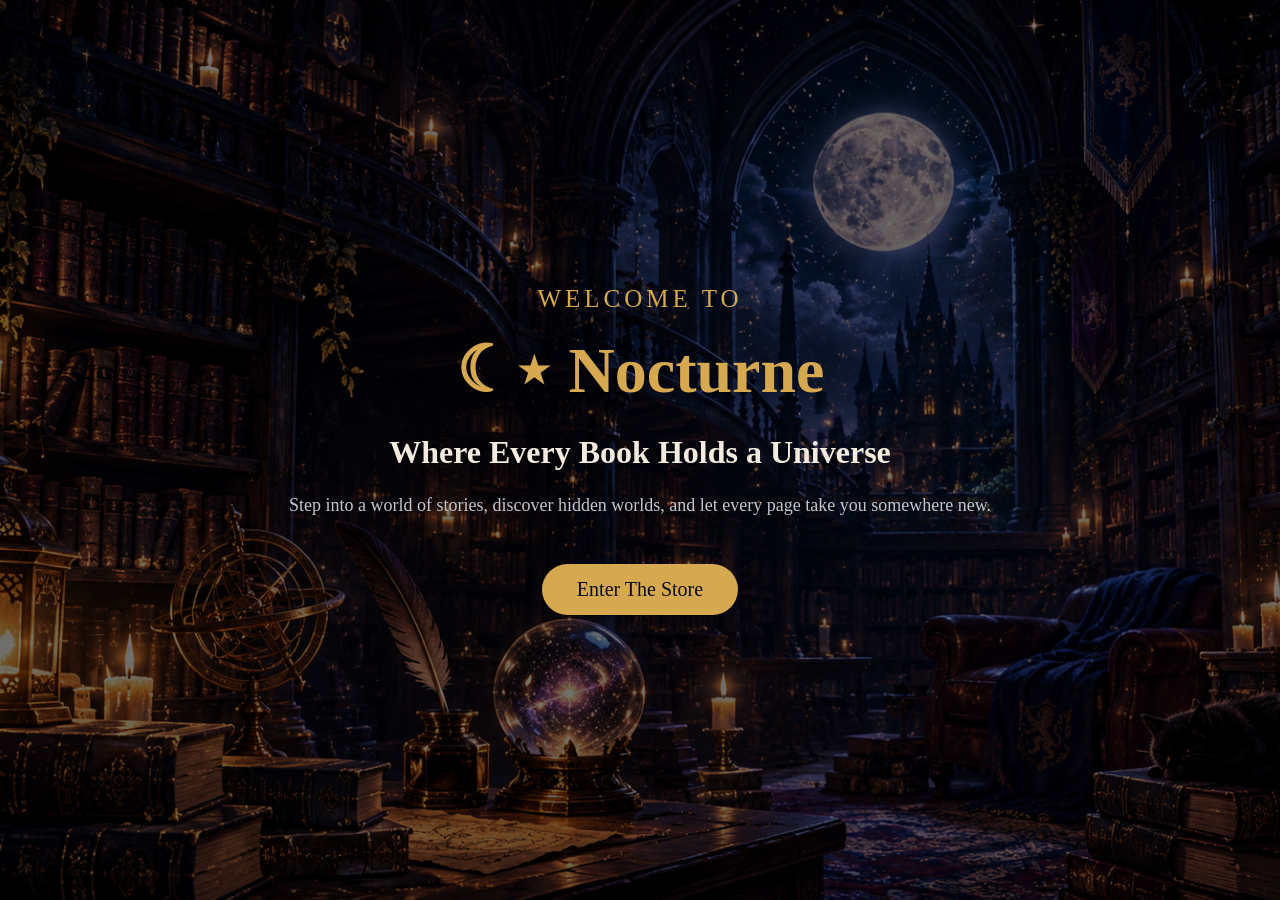
<file: index.html>
<!DOCTYPE html>
<html>

<head>
    <title>Nocturne Books</title>
    <link rel="stylesheet" href="welcome.css">
</head>

<body>

    <main>

        <section class="welcome">

            <div class="welcome-content">
                <span>Welcome to</span>

                <h1>☾⋆ Nocturne</h1>
                <h2>Where Every Book Holds a Universe</h2>

                <p>
                    Step into a world of stories, discover hidden worlds,
                    and let every page take you somewhere new.
                </p>

                <a href="store.html" class="enter-button">
                    Enter The Store
                </a>

            </div>

            <div class="hero-image">
                <img src="img/welcome.png" alt="Nocturna Bookstore">
                <!-- یک متن جایگزین برای تصویر تعریف میکنه; وقتی که تصویر بار گذاری نشه alt -->
            </div>

        </section>

    </main>

</body>

</html>
</file>
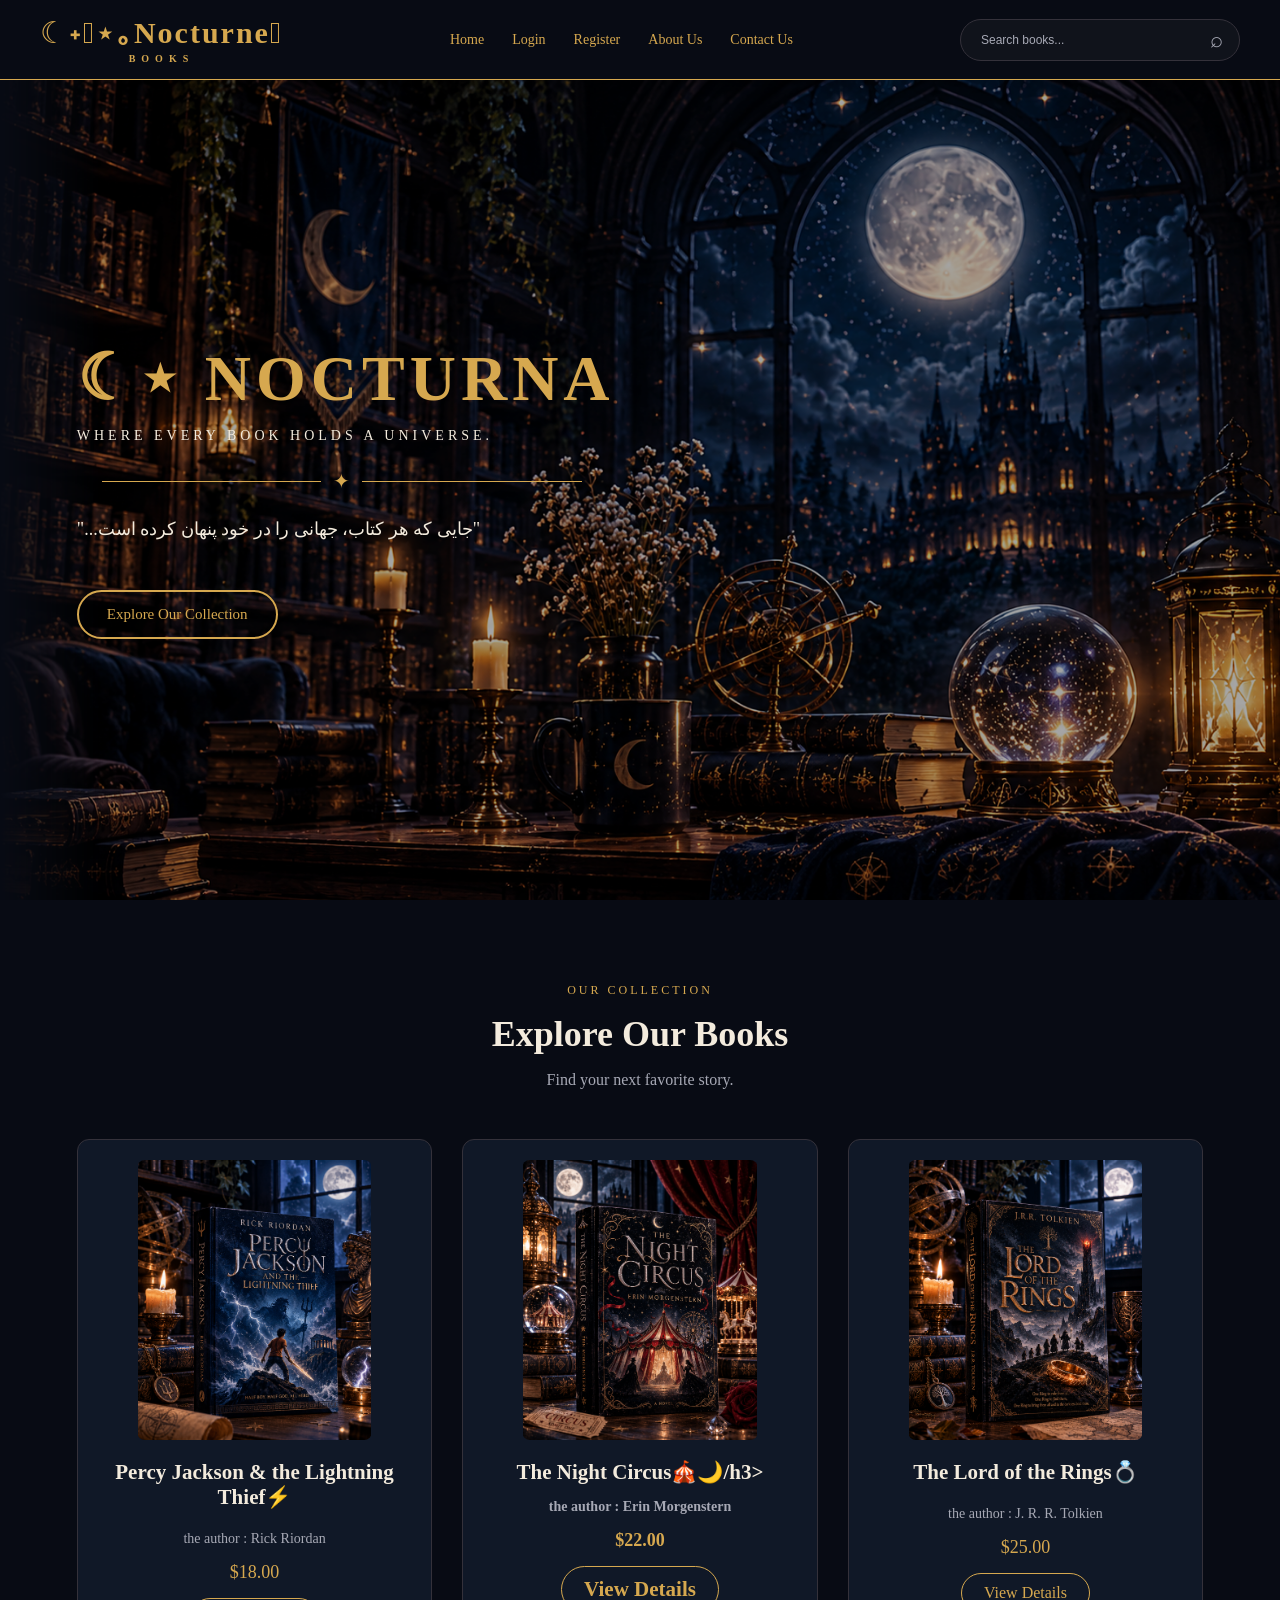
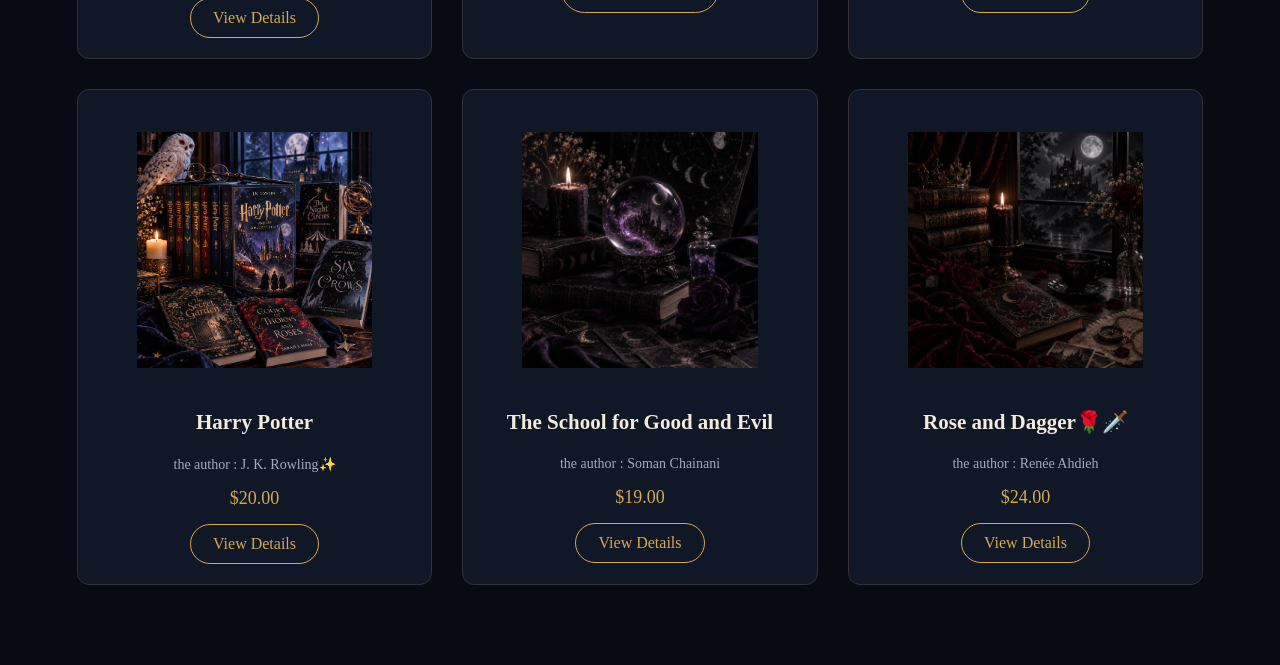
<file: store.html>
<!DOCTYPE html>
<html>

<head>
    <title>Nocturne Books</title>
    <link rel="stylesheet" href="style.css">
</head>


<body>
    <header>
        <!-- لوگوی فروشگاه -->
        <h1 class="site-logo">
            ☾˖𓇼⋆｡Nocturne𓂃
            <span>BOOKS</span>
        </h1>

        <!-- لینک های منوی اصلی -->
        <nav>
            <a href="#" class="text">Home</a>
            <a href="#" class="text">Login</a>
            <a href="#" class="text">Register</a>
            <a href="#" class="text">About Us</a>
            <a href="#" class="text">Contact Us</a>
        </nav>

        <!-- کادر جستجوی کتاب ها -->
        <div class="search-box">
            <input type="text" placeholder="Search books...">
            <button type="button">⌕</button>
        </div>
    </header>

    <main> <!-- محتوای اصلی صفحه رو مشخص میکنه -->
        <section class="hero"> <!-- یک بخش مستقل از صفحه ایجاد میکنه -->

            <div class="hero-content">


                <h2 class="hero-logo">☾⋆ NOCTURNA</h2>

                <p class="hero-tagline">
                    WHERE EVERY BOOK HOLDS A UNIVERSE.
                </p>

                <div class="hero-divider">
                    <span>✦</span>
                </div>

                <p class="hero-quote">
                    "...جایی که هر کتاب، جهانی را در خود پنهان کرده است"
                </p>

                <a href="#books" class="hero-button">Explore Our Collection</a>

            </div>

            <div class="hero-image">
                <img src="img/hero.png" alt="Nocturna Bookstore">
                <!-- یک متن جایگزین برای تصویر تعریف میکنه; وقتی که تصویر بار گذاری نشه alt -->
            </div>

        </section>

        <!-- بخش کتاب ها -->
        <section class="books" id="books">

            <div class="section-title">
                <span>OUR COLLECTION</span>
                <h2>Explore Our Books</h2>
                <p>Find your next favorite story.</p>
            </div>

            <div class="book-container">


                <div class="book-card">
                    <img src="img/book1.png" alt="The Little Prince" width="5px" height="5px">
                    <h3>Percy Jackson & the Lightning Thief⚡</h3>
                    <p>the author : Rick Riordan</p>
                    <span class="book-price">$18.00</span>
                    <a href="book1.html">View Details</a>
                </div>

                <div class="book-card">
                    <img src="img/book2.png" alt="The Alchemist">
                    <h3>The Night Circus🎪🌙/h3>
                    <p>the author : Erin Morgenstern</p>
                    <span class="book-price">$22.00</span>
                    <a href="book2.html">View Details</a>
                </div>

                <div class="book-card">
                    <img src="img/book3.png" alt="The Hobbit">
                    <h3>The Lord of the Rings💍</h3>
                    <p>the author : J. R. R. Tolkien</p>
                    <span class="book-price">$25.00</span>
                    <a href="book3.html">View Details</a>
                </div>

                <div class="book-card">
                    <img src="img/book4.png" alt="1984">
                    <h3>Harry Potter</h3>
                    <p>the author : J. K. Rowling✨</p>
                    <span class="book-price">$20.00</span>
                    <a href="book4.html">View Details</a>
                </div>

                <div class="book-card">
                    <img src="img/book5.png" alt="Pride and Prejudice">
                    <h3>The School for Good and Evil</h3>
                    <p>the author : Soman Chainani</p>
                    <span class="book-price">$19.00</span>
                    <a href="book5.html">View Details</a>
                </div>

                <div class="book-card">
                    <img src="img/book6.png" alt="The Midnight Library">
                    <h3>Rose and Dagger🌹🗡️</h3>
                    <p>the author : Renée Ahdieh</p>
                    <span class="book-price">$24.00</span>
                    <a href="book6.html">View Details</a>
                </div> <!-- book-container پایان -->


        </section>

    </main>


</body>

</html>
</file>
<file: welcome.css>
* {
    box-sizing: border-box;
}

body {
    margin: 0;
    background-color: #080B14;
}

.welcome {
    position: relative;
    min-height: 100vh;
    display: flex;
    justify-content: center;
    align-items: center;
    overflow: hidden;
}

/* تنظیم تصویر پس‌زمینه */
.hero-image {
    position: absolute;
    top: 0;
    left: 0;
    width: 100%;
    height: 100%;
    z-index: 0;
}

.hero-image img {
    width: 100%;
    height: 100%;
    object-fit: cover;
    display: block;
    filter: brightness(0.45);
}

.welcome-content {
    position: relative;
    z-index: 1;
    text-align: center;
    max-width: 750px;
    padding: 20px;
}

.welcome-content span {
    color: #D6A84F;
    font-size: 25px;
    letter-spacing: 4px;
    text-transform: uppercase;
}

.welcome-content h1 {
    color: #D6A84F;
    font-size: 64px;
    margin: 20px 0;
}

.welcome-content h2 {
    color: #F3EBDD;
    font-size: 32px;
    margin-bottom: 18px;
}

.welcome-content p {
    color: #C4C5CE;
    font-size: 18px;
    line-height: 1.8;
}

.enter-button {
    display: inline-block;
    margin-top: 25px;
    padding: 14px 35px;
    background-color: #D6A84F;
    color: #080B14;
    text-decoration: none;
    border-radius: 50px;
    font-size: 20px;
    transition: 0.3s;
}

.enter-button:hover {
    background-color: #F2CC78;
    transform: translateY(-3px);
}
</file>
<file: style.css>
* {
    box-sizing: border-box;
    /* مشخص میکنه مرورگر ابعاد یک یک عنصر رو چگونه محاسبه کنه box-sizing ویژگی */
}
/* علامت [*] انتخاب گر عمومی است; یعنی این قانون روی تمام عناصر صفحه اعمال میشه */

body {
    background-color: #080B14;
    margin: 0;
    /* حاشیه در نظر میگیرد body مرورگر به صورت پیش فرض برای بعضی عناصر از جمله*/
    /* این فاصله حذف میشود margin: 0; با */
}

header {
    background-color: #080B14;
    display: flex;
    justify-content: space-between;
    align-items: center;
    height: 80px;
    width: 100%;
    padding: 0 40px;
    /* فاصله داخلی بالا و پایین صفر و چپ و راست 40 پیکسل */
    border-bottom: 1px solid #D6A84F;
}

h1 {
    color: #D6A84F;
}

.text {
    color: #D6A84F;
    text-decoration: none;
    /* خط زیر کدهارو حذف میکنه */
    font-size: 14px;
    transition: 0.3s;
    /* تغییرات ظاهری رو طی 0.3 ثانیه نرم و تدریجی تر میکنه */
}

.text:hover{
    color: #F2CC78;
    /* با این دستور وقتی نشانگر موس روی لینک میره رنگش روشن تر میشه */
}

nav {
    display: flex;
    gap: 28px;
    /* این دستور باعث میشه لینک هاوبقیه منو بافاصله ازهم قراربگیرند */
}

.hero{
    position: relative;
    height: calc(100vh - 80px);  /* 100vh برابر با ارتفاع قابل مشاهده صفحه مرورگره. */
    display: flex;  /* امکان چیدمان عناصر رو فراهم می‌کنه */
    align-items: center;  /* رو از نظر عمودی وسط قرار میده Hero محتوای داخل */
    padding: 0 6%;  /* از دو طرف صفحه به محتوا فاصله می‌ده */
    overflow: hidden;   /* بیرون بزنن Hero اجازه نمی‌ده قسمت‌های اضافی تصویر از محدوده*/
}

.hero-image{
    position: absolute; /* عنصر رو نسبت به نزدیک‌ترین والد موقعیت‌دار قرار می‌ده. */
    top: 0; /* شروع بشه Hero یعنی عنصر از بالای بخش */
    right: 0; /* شروع بشه Hero یعنی از سمت چپ بخش */
    width: 100%;
    height: 100%;
    z-index: 0; /* ترتیب قرارگیری عناصر روی هم رو مشخص می‌کنه. */

    /* محو شدن تدریجی لبه چپ تصویر */
    mask-image: linear-gradient(to right, transparent, black 8%);  /* mask-image مشخص می‌کنه کدوم قسمت‌های تصویر دیده یا محو بشن */
    /* linear-gradient یک طیف رنگی تدریجی ایجاد می‌کنه */
    /* transparent یعنی شفاف و black در این ماسک یعنی کاملاً قابل مشاهده */
    -webkit-mask-image: linear-gradient(to right, transparent, black 8%);
}

.hero-image img{
    width: 100%;  /* تمام عرض فضای والد رو اشغال می‌کنه */
    height: 100%; /* تمام ارتفاع فضای والد رو اشغال می‌کنه */
    object-fit: cover; /* تصویر رو بدون کشیدگی، کل فضای مشخص‌ شده می‌پوشونه. */
    display: block;
    filter: brightness(0.65); /* کاهش روشنایی تصویر به 65 درصد */
}

.hero-content{
    position: relative;  /* امکان تعیین موقعیت عنصر نسبت به حالت عادی */
    z-index: 2;   /* قرار گرفتن متن روی تصویر */
    max-width: 650px;  /* حداکثر عرض محتوا را 650 پیکسل تعیین می‌کند */
}

.hero-logo{
    color: #D6A84F;
    font-size: 64px;
    letter-spacing: 5px;
    margin: 0;  /* حذف فاصله پیش فرض اطراف عنوان */
}

.hero-tagline{
    color: #F3EBDD;
    font-size: 14px;
    letter-spacing: 4px;
    margin-top: 12px;
    /* فاصله از بالای شعار */
}

.hero-button{
    display: inline-block; /* امکان تنظیم ابعاد و فاصله دکمه در کنار متن */ 
    margin-top: 25px;  /* فاصله بیرونی از بالای دکمه */
    padding: 14px 28px;  /* فاصله داخلی بالا و پایین 14 و چپ و راست 28 پیکسل */
    border: 2px solid #D6A84F;  /* حاشیه طلایی با ضخامت 2 پیکسل */
    border-radius: 30px; /* گرد کردن گوشه‌های دکمه */
    color: #D6A84F; 
    text-decoration: none; /* حذف خط زیر لینک */
    transition: 0.3s; /* اجرای نرم تغییرات ظاهری طی 0.3 ثانیه */
    font-size: 15px;
    font-weight: 500;
}

.hero-button:hover{
    background-color: #D6A84F; /* تغییر رنگ پس‌زمینه هنگام قرار گرفتن موس روی دکمه */
    color: #080B14;
    transform: translateY(-3px);
}

.hero-divider{
    display: flex;
    align-items: center;
    width: 480px;
    margin: 25px;
    /* فاصله خط از نوشته های بالا و پایین*/
}

.hero-divider::before,
.hero-divider::after{
    content: "";
    flex: 1;
    height: 1px;
    background-color: #D6A84F;
    /* ایجاد خط طلایی در دو طرف ستاره */
}

.hero-divider span{
    color: #D6A84F;
    margin: 0 12px;
    /* فاصله ستاره از خطوط */
    font-size: 20px;
}

.hero-quote{
    color: #F3EBDD;
    font-size: 18px;
    margin-bottom: 25px;
    /* فاصله از پایین متن */
}

/* طراحی لوگوی فروشگاه */
.site-logo{
    color: #D6A84F;
    font-size: 30px;
    margin: 0;
    letter-spacing: 2px;
}

/* BOOKS نوشته کوچک زیر لوگو */
.site-logo span{
    display: block;
    text-align: center;
    font-size: 10px;
    letter-spacing: 6px;
    margin-top: 3px;
}

/* طراحی کادر جستوجو */
.search-box{
    display: flex;
    align-items: center;
    width: 280px;
    height: 42px;
    padding: 0 12px;
    border: 1px solid #34313A;
    border-radius: 25px;
    background-color: rgba(255, 255, 255, 0.03);
}

/* طراحی قسمت نوشتن عبارت جستوجو */
.search-box input{
    flex: 1;
    min-width: 0;
    background: transparent;
    border: none;
    outline: none;
    color: #F3EBDD;
    padding: 8px;
    font-size: 12px;
}

/* رنگ متن راهنمای داخل کادر */
.search-box input::placeholder {
    color: #A7A9B5;
}

/* طراحی دکمه ذره‌بین */
.search-box button {
    background: transparent;
    border: none;
    color: #A7A9B5;
    font-size: 22px;
    cursor: pointer;
    padding: 0 4px;
    transition: 0.3s;
}

/* تغییر رنگ کادر هنگام انتخاب قسمت جست‌وجو */
.search-box:focus-within {
    border-color: #D6A84F;
}

/* تغییر رنگ ذره‌بین هنگام قرار گرفتن موس روی آن */
.search-box button:hover {
    color: #D6A84F;
}

/* طراحی بخش کتاب ها */
.books {
    padding: 80px 6%;
    /* فاصله داخلی بالا و پایین 80 پیکسل و چپ و راست 6 درصد */
    background-color: #080B14;
    /* تعیین رنگ پس‌زمینه بخش کتاب‌ها */
}

.section-title {
    text-align: center;
    /* قرار دادن نوشته‌ها در مرکز */
    margin-bottom: 50px;
    /* ایجاد فاصله بیرونی 50 پیکسلی از پایین عنوان */
}

.section-title span {
    color: #D6A84F;
    /* رنگ طلایی نوشته کوچک بالای عنوان */
    font-size: 12px;
    /* اندازه فونت 12 پیکسل */
    letter-spacing: 3px;
    /* ایجاد فاصله 3 پیکسلی بین حروف */
}

.section-title h2 {
    color: #F3EBDD;
    /* تعیین رنگ عنوان اصلی */
    font-size: 36px;
    /* اندازه فونت عنوان 36 پیکسل */
    margin: 15px 0;
    /* فاصله بیرونی بالا و پایین 15 پیکسل و چپ و راست صفر */
}

.section-title p {
    color: #A7A9B5;
    /* رنگ متن توضیحات زیر عنوان */
    font-size: 16px;
    /* اندازه فونت 16 پیکسل */
}

.book-container {
    display: grid;
    /* ایجاد چیدمان شبکه‌ای برای قرارگیری کارت‌ها */

    grid-template-columns: repeat(3, 1fr);
    /* ایجاد 3 ستون هم‌اندازه */

    gap: 30px;
    /* ایجاد فاصله 30 پیکسلی بین کارت‌ها */
}

.book-card {
    background-color: #101827;
    /* تعیین رنگ پس‌زمینه کارت */

    border: 1px solid #34313A;
    /* ایجاد حاشیه با ضخامت 1 پیکسل و رنگ خاکستری تیره */

    border-radius: 12px;
    /* گرد کردن گوشه‌های کارت */

    padding: 20px;
    /* ایجاد فاصله داخلی 20 پیکسلی از اطراف */

    text-align: center;
    /* وسط‌چین کردن محتوای داخل کارت */

    transition: 0.3s;
    /* اجرای نرم تغییرات ظاهری طی 0.3 ثانیه */
}

.book-card:hover {
    transform: translateY(-8px);
    /* حرکت کارت به اندازه 8 پیکسل به سمت بالا هنگام قرار گرفتن موس */

    border-color: #D6A84F;
    /* تغییر رنگ حاشیه کارت به طلایی هنگام قرار گرفتن موس */
}

.book-card img {
    width: 75%;
    /* اشغال تمام عرض کارت توسط تصویر */

    height: 280px;
    /* تعیین ارتفاع تصویر برابر با 280 پیکسل */

    object-fit: contain;
    /* کل تصویر بدون بریده شدن نمایش داده می‌شه */

    display: block;
    /* تصویر به‌صورت یک عنصر بلوکی نمایش داده می‌شه */

    margin: 0 auto;
    /* تصویر رو به‌صورت افقی وسط‌چین می‌کنه */

    border-radius: 8px;
    /* گرد کردن گوشه‌های تصویر */
}

.book-card h3 {
    color: #F3EBDD;
    /* تعیین رنگ عنوان کتاب */

    font-size: 21px;
    /* اندازه فونت عنوان کتاب */

    margin-top: 20px;
    /* ایجاد فاصله بیرونی 20 پیکسلی از بالا */
}

.book-card p {
    color: #A7A9B5;
    /* تعیین رنگ نام نویسنده */

    font-size: 14px;
    /* اندازه فونت نام نویسنده */
}

.book-price {
    display: block;
    /* قرار گرفتن قیمت در یک خط مستقل */

    color: #D6A84F;
    /* رنگ طلایی قیمت */

    font-size: 18px;
    /* اندازه فونت قیمت */

    margin: 15px 0;
    /* فاصله بیرونی بالا و پایین 15 پیکسل */
}

.book-card a {
    display: inline-block;
    /* امکان تنظیم ابعاد و فاصله دکمه در کنار سایر محتوا */

    color: #D6A84F;
    /* رنگ متن دکمه */

    text-decoration: none;
    /* حذف خط زیر لینک */

    border: 1px solid #D6A84F;
    /* ایجاد حاشیه طلایی با ضخامت 1 پیکسل */

    padding: 10px 22px;
    /* فاصله داخلی بالا و پایین 10 و چپ و راست 22 پیکسل */

    border-radius: 25px;
    /* گرد کردن گوشه‌های دکمه */

    transition: 0.3s;
    /* اجرای نرم تغییرات ظاهری طی 0.3 ثانیه */
}

.book-card a:hover {
    background-color: #D6A84F;
    /* تغییر رنگ پس‌زمینه دکمه هنگام قرار گرفتن موس */

    color: #080B14;
    /* تغییر رنگ نوشته دکمه به سرمه‌ای تیره */
}
</file>
